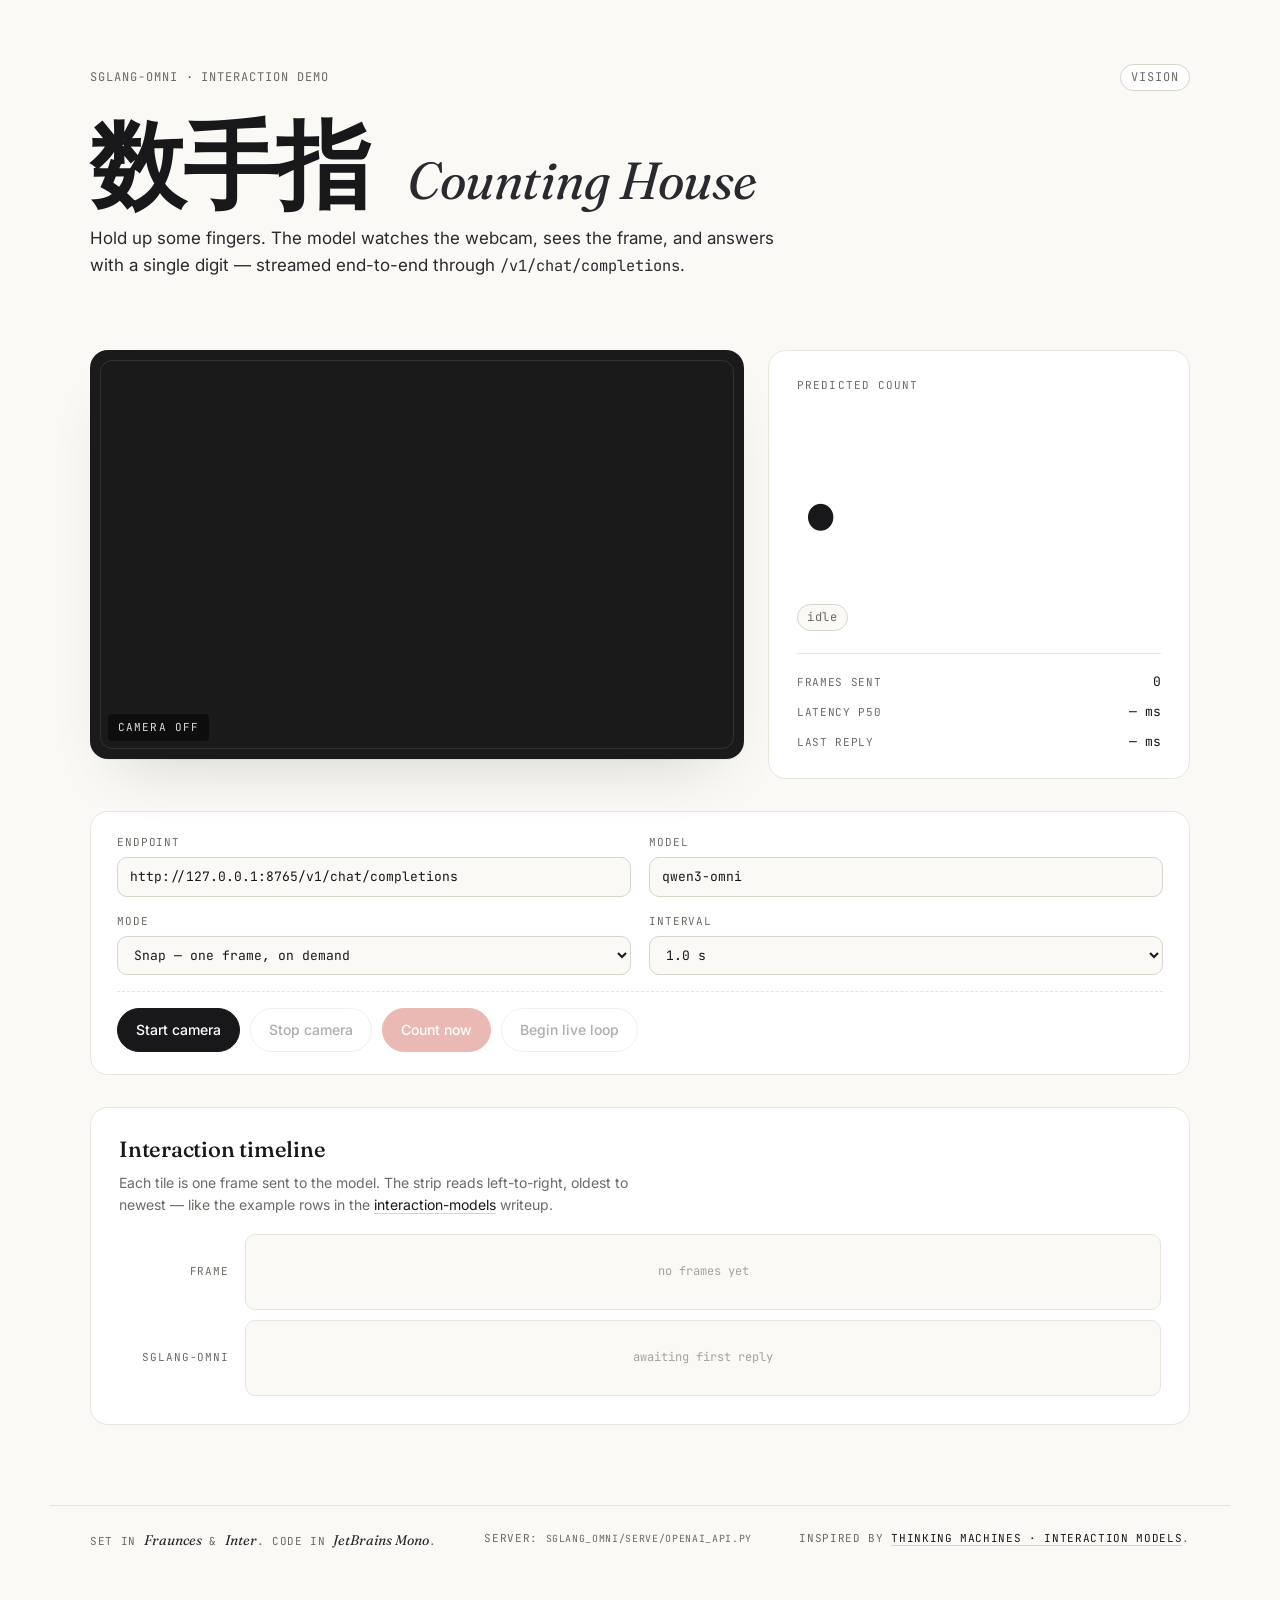
<file: playground/web/fingers/index.html>
<!DOCTYPE html>
<html lang="en">
<head>
  <meta charset="UTF-8" />
  <meta name="viewport" content="width=device-width, initial-scale=1.0" />
  <title>Counting House — sglang-omni vision demo</title>

  <link rel="preconnect" href="https://fonts.googleapis.com" />
  <link rel="preconnect" href="https://fonts.gstatic.com" crossorigin />
  <link rel="stylesheet" href="https://fonts.googleapis.com/css2?family=Fraunces:opsz,wght,SOFT@9..144,300..900,0..100&family=Inter:wght@400;500;600&family=JetBrains+Mono:wght@400;500&display=swap" />

  <link rel="stylesheet" href="styles.css" />
</head>
<body>

  <!-- ─────────────  HEADER  ───────────── -->
  <header class="hd">
    <div class="hd-row">
      <span class="hd-eyebrow">sglang-omni · interaction demo</span>
      <span class="hd-tag">vision</span>
    </div>
    <h1 class="hd-title">
      <span class="hd-title-zh">数手指</span>
      <span class="hd-title-en">Counting House</span>
    </h1>
    <p class="hd-tagline">
      Hold up some fingers. The model watches the webcam, sees the frame,
      and answers with a single digit — streamed end-to-end through
      <code>/v1/chat/completions</code>.
    </p>
  </header>

  <main class="main">

    <!-- ─────────────  STAGE: video + readout  ───────────── -->
    <section class="stage">
      <div class="stage-video">
        <video id="cam" autoplay playsinline muted></video>
        <canvas id="snap" hidden></canvas>
        <div class="stage-video-frame" aria-hidden="true"></div>
        <div class="stage-video-tape" id="tape">camera off</div>
      </div>

      <aside class="stage-readout">
        <div class="readout-label">predicted count</div>
        <div class="readout-digit" id="digit">·</div>
        <div class="readout-state" id="state">idle</div>

        <hr class="hr" />

        <div class="readout-stats">
          <div class="stat">
            <span class="stat-k">frames sent</span>
            <span class="stat-v" id="stat-frames">0</span>
          </div>
          <div class="stat">
            <span class="stat-k">latency p50</span>
            <span class="stat-v" id="stat-p50">— ms</span>
          </div>
          <div class="stat">
            <span class="stat-k">last reply</span>
            <span class="stat-v" id="stat-last">— ms</span>
          </div>
        </div>
      </aside>
    </section>

    <!-- ─────────────  CONTROLS  ───────────── -->
    <section class="controls">
      <div class="ctl-group">
        <label class="ctl">
          <span class="ctl-k">endpoint</span>
          <input id="server" type="text" value="http://127.0.0.1:8765/v1/chat/completions" />
        </label>
        <label class="ctl">
          <span class="ctl-k">model</span>
          <input id="model" type="text" value="qwen3-omni" />
        </label>
      </div>

      <div class="ctl-group">
        <label class="ctl">
          <span class="ctl-k">mode</span>
          <select id="mode">
            <option value="live">Live — capture every N seconds</option>
            <option value="snap" selected>Snap — one frame, on demand</option>
          </select>
        </label>
        <label class="ctl">
          <span class="ctl-k">interval</span>
          <select id="interval">
            <option value="600">0.6 s</option>
            <option value="1000" selected>1.0 s</option>
            <option value="1500">1.5 s</option>
            <option value="2500">2.5 s</option>
          </select>
        </label>
      </div>

      <div class="ctl-actions">
        <button id="cam-on" class="btn btn-primary">Start camera</button>
        <button id="cam-off" class="btn btn-ghost" disabled>Stop camera</button>
        <button id="count-once" class="btn btn-secondary" disabled>Count now</button>
        <button id="loop-toggle" class="btn btn-ghost" disabled>Begin live loop</button>
      </div>
    </section>

    <!-- ─────────────  INTERACTION TIMELINE  ───────────── -->
    <section class="timeline">
      <header class="tl-head">
        <h2 class="tl-title">Interaction timeline</h2>
        <p class="tl-tagline">
          Each tile is one frame sent to the model. The strip reads
          left-to-right, oldest to newest — like the example rows in the
          <a href="https://thinkingmachines.ai/blog/interaction-models/" target="_blank" rel="noopener">interaction-models</a> writeup.
        </p>
      </header>

      <div class="tl-rows">
        <div class="tl-row">
          <span class="tl-label">frame</span>
          <div class="tl-track tl-track-frames" id="track-frames">
            <span class="tl-empty">no frames yet</span>
          </div>
        </div>

        <div class="tl-row">
          <span class="tl-label">sglang-omni</span>
          <div class="tl-track tl-track-counts" id="track-counts">
            <span class="tl-empty">awaiting first reply</span>
          </div>
        </div>
      </div>
    </section>

  </main>

  <!-- ─────────────  FOOTER  ───────────── -->
  <footer class="ft">
    <div class="ft-line">
      <span>Set in <em>Fraunces</em> &amp; <em>Inter</em>. Code in <em>JetBrains&nbsp;Mono</em>.</span>
      <span>Server: <code>sglang_omni/serve/openai_api.py</code></span>
      <span>Inspired by <a href="https://thinkingmachines.ai/blog/interaction-models/" target="_blank" rel="noopener">Thinking Machines · interaction models</a>.</span>
    </div>
  </footer>

  <script src="app.js"></script>
</body>
</html>
</file>
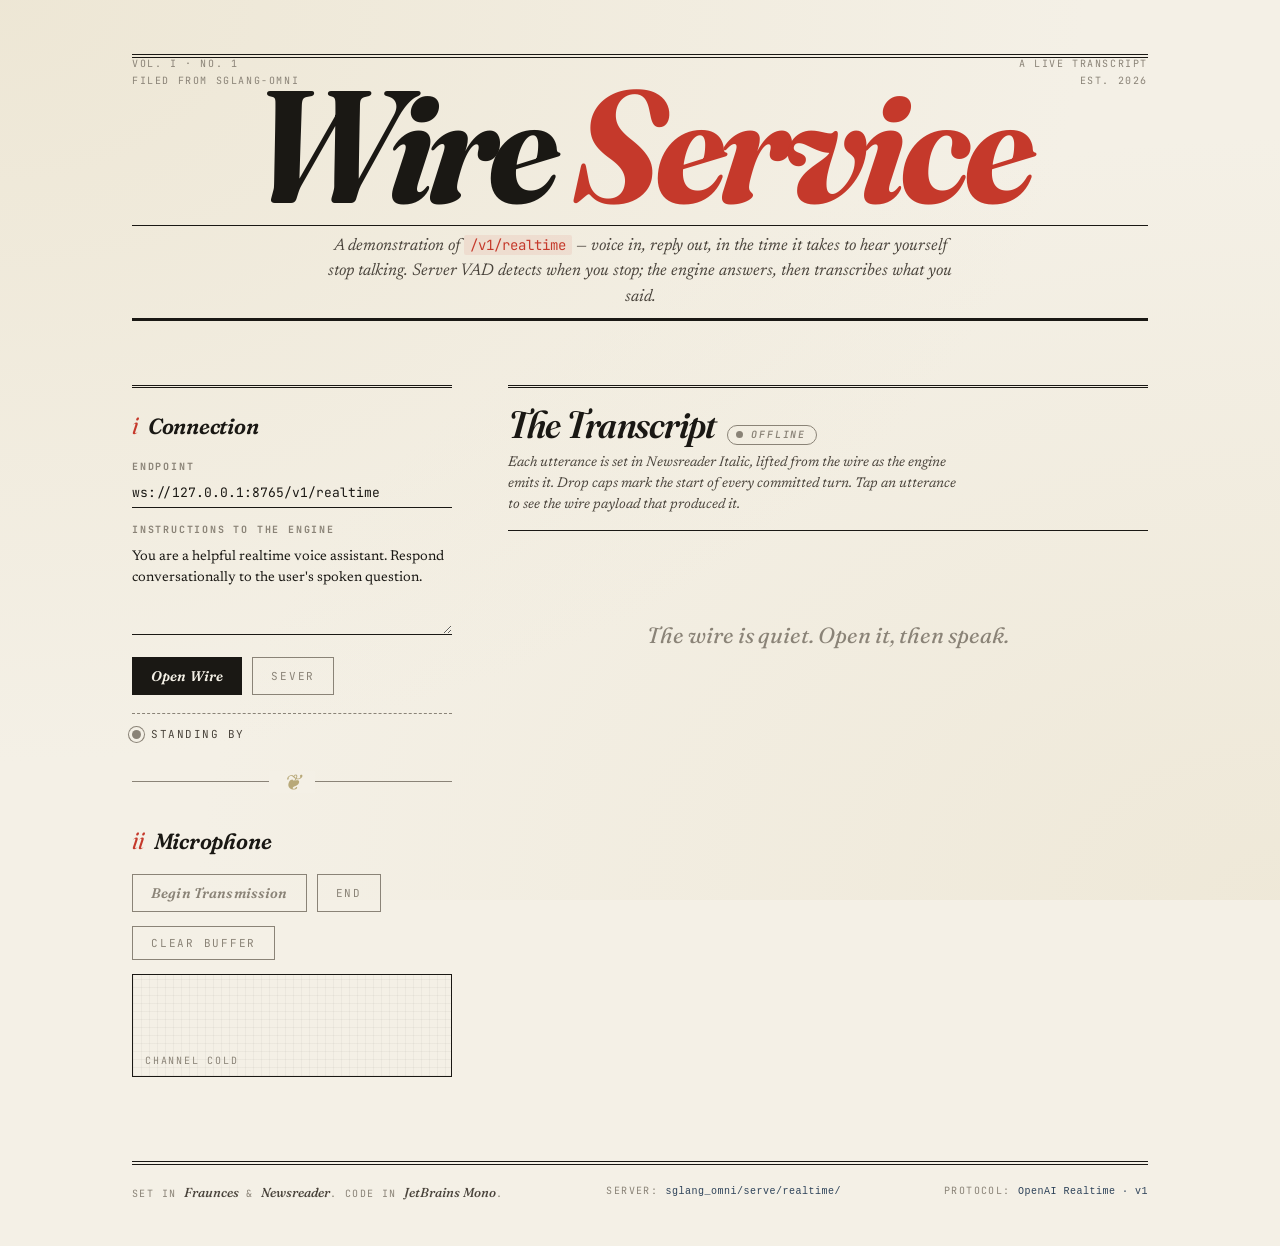
<file: playground/web/realtime/index.html>
<!DOCTYPE html>
<html lang="en">
<head>
  <meta charset="UTF-8" />
  <meta name="viewport" content="width=device-width, initial-scale=1.0" />
  <title>WIRE SERVICE — sglang-omni /v1/realtime</title>

  <link rel="preconnect" href="https://fonts.googleapis.com" />
  <link rel="preconnect" href="https://fonts.gstatic.com" crossorigin />
  <link rel="stylesheet" href="https://fonts.googleapis.com/css2?family=Fraunces:opsz,wght,SOFT@9..144,300..900,0..100&family=Newsreader:opsz,wght@6..72,400..700&family=JetBrains+Mono:wght@400;700&display=swap" />

  <link rel="stylesheet" href="styles.css" />
</head>
<body>

  <!-- ─────────────────────  MASTHEAD  ───────────────────── -->
  <header class="masthead">
    <div class="masthead-meta-left">
      <span class="meta-line">VOL. I · No. 1</span>
      <span class="meta-line">FILED FROM sglang-omni</span>
    </div>
    <div class="masthead-meta-right">
      <span class="meta-line">A LIVE TRANSCRIPT</span>
      <span class="meta-line">EST. 2026</span>
    </div>

    <hr class="rule rule-double" />

    <h1 class="masthead-title">
      <span class="title-word title-word-1">Wire</span>
      <span class="title-word title-word-2">Service</span>
    </h1>

    <hr class="rule rule-thin" />

    <p class="masthead-tagline">
      A demonstration of <code>/v1/realtime</code> — voice in, reply out, in the time it takes to hear yourself stop talking. Server VAD detects when you stop; the engine answers, then transcribes what you said.
    </p>

    <hr class="rule rule-thick" />
  </header>

  <main class="layout">

    <!-- ─────────────────────  CONTROL DESK (LEFT RAIL)  ───────────────────── -->
    <aside class="controls">

      <section class="control-section">
        <h2 class="section-head">
          <span class="section-num">i</span>
          <span class="section-name">Connection</span>
        </h2>

        <label class="field">
          <span class="field-label">Endpoint</span>
          <input id="ws-url" type="text" value="ws://127.0.0.1:8765/v1/realtime" />
        </label>

        <label class="field">
          <span class="field-label">Instructions to the Engine</span>
          <textarea id="instructions" rows="4">You are a helpful realtime voice assistant. Respond conversationally to the user's spoken question.</textarea>
        </label>

        <div class="action-row">
          <button id="connect" class="btn btn-primary">Open Wire</button>
          <button id="disconnect" class="btn btn-ghost" disabled>Sever</button>
        </div>

        <div class="status-strip">
          <span class="status-dot" id="status-dot" aria-hidden="true"></span>
          <span class="status-label" id="status">Standing by</span>
        </div>
      </section>

      <hr class="rule rule-fleuron" data-fleuron="❦" />

      <section class="control-section">
        <h2 class="section-head">
          <span class="section-num">ii</span>
          <span class="section-name">Microphone</span>
        </h2>

        <div class="action-row">
          <button id="mic-start" class="btn btn-primary" disabled>Begin Transmission</button>
          <button id="mic-stop" class="btn btn-ghost" disabled>End</button>
        </div>

        <div class="action-row action-row-secondary">
          <button id="clear-buffer" class="btn btn-ghost" disabled>Clear buffer</button>
        </div>

        <div class="oscilloscope-frame">
          <canvas id="oscilloscope" width="320" height="64" aria-label="Microphone waveform"></canvas>
          <span class="oscilloscope-caption" id="mic-status">Channel cold</span>
        </div>
      </section>

    </aside>


    <!-- ─────────────────────  TRANSCRIPT  (HERO COLUMN) ───────────────────── -->
    <article class="transcripts">

      <header class="transcripts-head">
        <h2 class="transcripts-title">
          <span class="transcripts-label">The Transcript</span>
          <span class="live-pill" id="live-pill">
            <span class="live-dot"></span>
            <span class="live-text">OFFLINE</span>
          </span>
        </h2>
        <p class="transcripts-tagline">
          Each utterance is set in <em>Newsreader Italic</em>, lifted from the wire as the engine emits it. Drop caps mark the start of every committed turn. Tap an utterance to see the wire payload that produced it.
        </p>
        <hr class="rule rule-thin" />
      </header>

      <div id="transcripts" class="utterance-stack">
        <p class="empty-state">
          The wire is quiet. Open it, then speak.
        </p>
      </div>

    </article>

  </main>


  <!-- ─────────────────────  COLOPHON  ───────────────────── -->
  <footer class="colophon">
    <hr class="rule rule-double" />
    <div class="colophon-content">
      <span>Set in <em>Fraunces</em> &amp; <em>Newsreader</em>. Code in <em>JetBrains Mono</em>.</span>
      <span>Server: <code>sglang_omni/serve/realtime/</code></span>
      <span>Protocol: <code>OpenAI Realtime · v1</code></span>
    </div>
  </footer>

  <script src="app.js"></script>
</body>
</html>
</file>
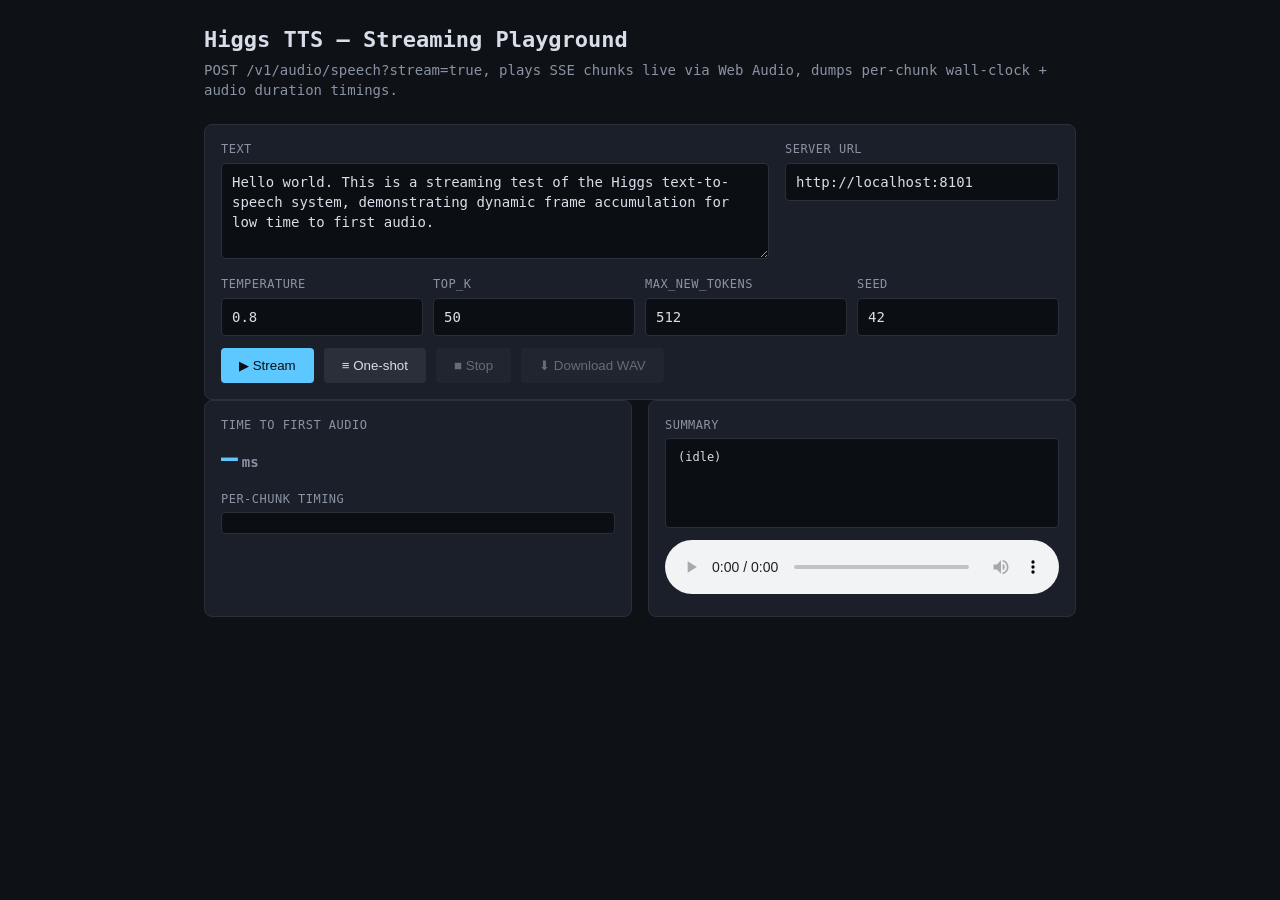
<file: _perf_bench/playground.html>
<!DOCTYPE html>
<html lang="en">
<head>
<meta charset="UTF-8">
<title>Higgs TTS — Streaming Playground</title>
<style>
  :root {
    --bg: #0e1116;
    --panel: #1a1f29;
    --border: #2a2f3a;
    --fg: #d8dee9;
    --muted: #8a93a3;
    --accent: #5cc8ff;
    --good: #98c379;
    --warn: #e5c07b;
  }
  * { box-sizing: border-box; }
  body {
    background: var(--bg);
    color: var(--fg);
    font: 14px/1.45 -apple-system, BlinkMacSystemFont, "SF Mono", "Menlo", monospace;
    margin: 0; padding: 24px;
    max-width: 920px; margin-left: auto; margin-right: auto;
  }
  h1 { margin: 0 0 4px; font-size: 22px; }
  .sub { color: var(--muted); margin: 0 0 24px; }
  .row { display: flex; gap: 16px; flex-wrap: wrap; margin-bottom: 12px; }
  .panel {
    background: var(--panel); border: 1px solid var(--border); border-radius: 8px;
    padding: 16px; flex: 1 1 0; min-width: 280px;
  }
  label { display: block; color: var(--muted); margin-bottom: 4px; font-size: 12px; text-transform: uppercase; letter-spacing: .04em; }
  input[type=text], input[type=number], textarea {
    background: #0b0e13; color: var(--fg); border: 1px solid var(--border);
    border-radius: 4px; padding: 8px 10px; font: inherit; width: 100%;
  }
  textarea { min-height: 96px; resize: vertical; }
  .num-grid { display: grid; grid-template-columns: repeat(4, 1fr); gap: 10px; }
  .btn-row { display: flex; gap: 10px; margin-top: 12px; }
  button {
    background: var(--accent); color: #0b0e13; border: 0;
    padding: 10px 18px; font: 600 14px/1 inherit; border-radius: 4px;
    cursor: pointer;
  }
  button.secondary { background: #2a2f3a; color: var(--fg); }
  button:disabled { opacity: .4; cursor: not-allowed; }
  .stats {
    background: #0b0e13; border: 1px solid var(--border); border-radius: 4px;
    padding: 10px 12px; font-family: "SF Mono", monospace; font-size: 12px;
    white-space: pre-wrap; overflow: auto; min-height: 90px; max-height: 240px;
  }
  .chunks {
    display: flex; flex-direction: column; gap: 4px;
    background: #0b0e13; border: 1px solid var(--border); border-radius: 4px;
    padding: 10px 12px; font-family: "SF Mono", monospace; font-size: 12px;
    max-height: 240px; overflow-y: auto;
  }
  .chunk { display: flex; gap: 14px; }
  .chunk .idx { color: var(--muted); width: 32px; text-align: right; }
  .chunk .audio { color: var(--good); width: 80px; text-align: right; }
  .chunk .wall { color: var(--accent); width: 80px; text-align: right; }
  .chunk .gap { color: var(--warn); width: 70px; text-align: right; }
  .chunk .total { color: var(--fg); }
  .pill {
    display: inline-block; padding: 2px 8px; border-radius: 999px;
    background: var(--accent); color: #0b0e13; font-weight: 700; font-size: 11px;
  }
  .ttfa { font-size: 28px; font-weight: 700; color: var(--accent); }
  .ttfa .unit { font-size: 14px; color: var(--muted); margin-left: 4px; }
  audio { width: 100%; margin-top: 12px; }
</style>
</head>
<body>
<h1>Higgs TTS — Streaming Playground</h1>
<p class="sub">POST <code>/v1/audio/speech?stream=true</code>, plays SSE chunks live via Web Audio, dumps per-chunk wall-clock + audio duration timings.</p>

<div class="panel">
  <div class="row">
    <div style="flex: 2 1 0;">
      <label>Text</label>
      <textarea id="text">Hello world. This is a streaming test of the Higgs text-to-speech system, demonstrating dynamic frame accumulation for low time to first audio.</textarea>
    </div>
    <div style="flex: 1 1 0;">
      <label>Server URL</label>
      <input type="text" id="url" value="http://localhost:8101">
    </div>
  </div>
  <div class="num-grid">
    <div><label>temperature</label><input type="number" id="temperature" step="0.05" value="0.8"></div>
    <div><label>top_k</label><input type="number" id="top_k" step="1" value="50"></div>
    <div><label>max_new_tokens</label><input type="number" id="max_new_tokens" step="32" value="512"></div>
    <div><label>seed</label><input type="number" id="seed" step="1" value="42"></div>
  </div>
  <div class="btn-row">
    <button id="go">▶ Stream</button>
    <button id="go-nonstream" class="secondary">≡ One-shot</button>
    <button id="stop" class="secondary" disabled>■ Stop</button>
    <button id="download" class="secondary" disabled>⬇ Download WAV</button>
  </div>
</div>

<div class="row">
  <div class="panel">
    <label>Time to first audio</label>
    <div class="ttfa"><span id="ttfa">—</span><span class="unit">ms</span></div>
    <label style="margin-top: 12px;">Per-chunk timing</label>
    <div class="chunks" id="chunks"></div>
  </div>
  <div class="panel">
    <label>Summary</label>
    <div class="stats" id="stats">(idle)</div>
    <audio id="audio" controls></audio>
  </div>
</div>

<script>
const $ = (id) => document.getElementById(id);
const els = {
  text: $("text"), url: $("url"),
  temperature: $("temperature"), top_k: $("top_k"),
  max_new_tokens: $("max_new_tokens"), seed: $("seed"),
  go: $("go"), goNon: $("go-nonstream"),
  stop: $("stop"), download: $("download"),
  ttfa: $("ttfa"), chunks: $("chunks"), stats: $("stats"),
  audio: $("audio"),
};

let abortCtrl = null;
let audioCtx = null;
let lastDownloadBlob = null;

function newAudioCtx() {
  // Defer construction until user gesture (otherwise Chrome blocks autoplay).
  if (audioCtx === null || audioCtx.state === "closed") {
    audioCtx = new (window.AudioContext || window.webkitAudioContext)({ sampleRate: 24000 });
  }
  return audioCtx;
}

function resetUi() {
  els.chunks.innerHTML = "";
  els.ttfa.textContent = "—";
  els.stats.textContent = "(running…)";
  els.download.disabled = true;
  lastDownloadBlob = null;
}

function logChunk(idx, audioMs, wallMs, totalAudioMs, gapMs) {
  const div = document.createElement("div");
  div.className = "chunk";
  div.innerHTML =
    `<span class="idx">#${idx}</span>` +
    `<span class="audio">+${audioMs.toFixed(0)} ms</span>` +
    `<span class="wall">@${wallMs.toFixed(0)} ms</span>` +
    `<span class="gap">${gapMs != null ? "+" + gapMs.toFixed(0) + " ms" : ""}</span>` +
    `<span class="total">total=${(totalAudioMs / 1000).toFixed(2)}s</span>`;
  els.chunks.appendChild(div);
}

function setStats(text) { els.stats.textContent = text; }

function buildPcmWav(samplesFloat32, sampleRate) {
  // Build a minimal mono 16-bit PCM WAV file in memory.
  const n = samplesFloat32.length;
  const buf = new ArrayBuffer(44 + n * 2);
  const dv = new DataView(buf);
  const ascii = (s, o) => { for (let i = 0; i < s.length; i++) dv.setUint8(o + i, s.charCodeAt(i)); };
  ascii("RIFF", 0); dv.setUint32(4, 36 + n * 2, true);
  ascii("WAVE", 8); ascii("fmt ", 12); dv.setUint32(16, 16, true);
  dv.setUint16(20, 1, true);     // PCM
  dv.setUint16(22, 1, true);     // mono
  dv.setUint32(24, sampleRate, true);
  dv.setUint32(28, sampleRate * 2, true);
  dv.setUint16(32, 2, true);     // block align
  dv.setUint16(34, 16, true);    // bits
  ascii("data", 36); dv.setUint32(40, n * 2, true);
  for (let i = 0; i < n; i++) {
    const s = Math.max(-1, Math.min(1, samplesFloat32[i]));
    dv.setInt16(44 + i * 2, s * 32767, true);
  }
  return new Blob([buf], { type: "audio/wav" });
}

async function go(stream) {
  if (abortCtrl) abortCtrl.abort();
  abortCtrl = new AbortController();
  els.go.disabled = true; els.goNon.disabled = true;
  els.stop.disabled = false;
  resetUi();
  const ctx = newAudioCtx();
  if (ctx.state === "suspended") await ctx.resume();

  const body = {
    input: els.text.value,
    stream: stream,
    response_format: "pcm",
    max_new_tokens: parseInt(els.max_new_tokens.value, 10),
    temperature: parseFloat(els.temperature.value),
    top_k: parseInt(els.top_k.value, 10),
    seed: parseInt(els.seed.value, 10),
  };

  const t0 = performance.now();
  let ttfa = null;
  let chunkIdx = 0;
  let totalSamples = 0;
  let lastChunkWall = null;
  let scheduleHead = ctx.currentTime + 0.05; // tiny lead so first chunk doesn't underrun
  let allSamples = [];
  let sampleRate = 24000;

  try {
    if (stream) {
      const r = await fetch(`${els.url.value}/v1/audio/speech`, {
        method: "POST",
        headers: { "Content-Type": "application/json" },
        body: JSON.stringify(body),
        signal: abortCtrl.signal,
      });
      if (!r.ok) throw new Error(`HTTP ${r.status}: ${await r.text()}`);

      const reader = r.body.getReader();
      const decoder = new TextDecoder("utf-8");
      let buf = "";
      while (true) {
        const { value, done } = await reader.read();
        if (done) break;
        buf += decoder.decode(value, { stream: true });
        let nl;
        while ((nl = buf.indexOf("\n\n")) >= 0) {
          const chunk = buf.slice(0, nl).trim();
          buf = buf.slice(nl + 2);
          if (!chunk.startsWith("data: ")) continue;
          const payload = chunk.slice("data: ".length).trim();
          if (payload === "[DONE]") continue;
          const msg = JSON.parse(payload);
          const audioObj = msg.audio;
          if (!audioObj || !audioObj.data) continue;
          sampleRate = audioObj.sample_rate || sampleRate;
          const bytes = Uint8Array.from(atob(audioObj.data), c => c.charCodeAt(0));
          const i16 = new Int16Array(bytes.buffer, bytes.byteOffset, bytes.byteLength / 2);
          const f32 = new Float32Array(i16.length);
          for (let i = 0; i < i16.length; i++) f32[i] = i16[i] / 32768;
          allSamples.push(f32);

          const audioBuf = ctx.createBuffer(1, f32.length, sampleRate);
          audioBuf.getChannelData(0).set(f32);
          const src = ctx.createBufferSource();
          src.buffer = audioBuf;
          src.connect(ctx.destination);
          const startAt = Math.max(scheduleHead, ctx.currentTime + 0.005);
          src.start(startAt);
          scheduleHead = startAt + audioBuf.duration;

          const nowMs = performance.now() - t0;
          const audioMs = (f32.length / sampleRate) * 1000;
          totalSamples += f32.length;
          if (ttfa === null) {
            ttfa = nowMs;
            els.ttfa.textContent = nowMs.toFixed(0);
          }
          const gap = lastChunkWall == null ? null : nowMs - lastChunkWall;
          lastChunkWall = nowMs;
          logChunk(chunkIdx++, audioMs, nowMs, (totalSamples / sampleRate) * 1000, gap);
        }
      }
    } else {
      const r = await fetch(`${els.url.value}/v1/audio/speech`, {
        method: "POST",
        headers: { "Content-Type": "application/json" },
        body: JSON.stringify({ ...body, stream: false, response_format: "wav" }),
        signal: abortCtrl.signal,
      });
      if (!r.ok) throw new Error(`HTTP ${r.status}: ${await r.text()}`);
      const wavBytes = await r.arrayBuffer();
      ttfa = performance.now() - t0;
      els.ttfa.textContent = ttfa.toFixed(0);
      const audioBuf = await ctx.decodeAudioData(wavBytes.slice(0));
      const src = ctx.createBufferSource();
      src.buffer = audioBuf;
      src.connect(ctx.destination);
      src.start();
      totalSamples = audioBuf.length;
      sampleRate = audioBuf.sampleRate;
      const f32 = audioBuf.getChannelData(0);
      allSamples.push(new Float32Array(f32));
      logChunk(0, audioBuf.duration * 1000, ttfa, audioBuf.duration * 1000, null);
    }
  } catch (e) {
    if (e.name === "AbortError") {
      setStats("(aborted)");
      return;
    }
    setStats(`ERROR: ${e.message}`);
    return;
  } finally {
    els.go.disabled = false; els.goNon.disabled = false;
    els.stop.disabled = true;
    abortCtrl = null;
  }

  const total = performance.now() - t0;
  const totalAudioSec = totalSamples / sampleRate;
  setStats(
    `mode:        ${stream ? "streaming (SSE)" : "one-shot WAV"}\n` +
    `chunks:      ${chunkIdx || 1}\n` +
    `total wall:  ${total.toFixed(0)} ms\n` +
    `total audio: ${totalAudioSec.toFixed(2)} s\n` +
    `RTF:         ${(total / 1000 / Math.max(totalAudioSec, 1e-6)).toFixed(3)}\n` +
    `TTFA:        ${(ttfa ?? 0).toFixed(0)} ms\n` +
    `sample_rate: ${sampleRate} Hz`
  );

  // Build a single WAV from the concatenated samples for the player + download.
  const flat = new Float32Array(totalSamples);
  let off = 0;
  for (const s of allSamples) { flat.set(s, off); off += s.length; }
  lastDownloadBlob = buildPcmWav(flat, sampleRate);
  els.audio.src = URL.createObjectURL(lastDownloadBlob);
  els.download.disabled = false;
}

els.go.addEventListener("click", () => go(true));
els.goNon.addEventListener("click", () => go(false));
els.stop.addEventListener("click", () => { if (abortCtrl) abortCtrl.abort(); });
els.download.addEventListener("click", () => {
  if (!lastDownloadBlob) return;
  const a = document.createElement("a");
  a.href = URL.createObjectURL(lastDownloadBlob);
  a.download = "higgs_tts.wav";
  a.click();
});
</script>
</body>
</html>
</file>
<file: playground/web/fingers/styles.css>
/* =========================================================
   COUNTING HOUSE — sglang-omni vision demo
   Aesthetic: warm off-white, generous whitespace, Fraunces
   display, Inter for UI, JetBrains Mono for code. Inspired
   by thinkingmachines.ai/blog/interaction-models.
   ========================================================= */

:root {
  --paper:        #faf9f5;
  --paper-2:      #ffffff;
  --ink:          #18171a;
  --ink-2:        #2a2a2e;
  --ink-mute:     #6b6b66;
  --ink-faint:    #a5a39a;
  --rule:         #e8e5dd;
  --rule-2:       #d8d4ca;
  --accent:       #c5392b;   /* vermilion */
  --accent-soft:  #f8e9e6;
  --ok:           #2f7a4a;
  --ok-soft:      #e5f1e9;

  --radius:       18px;
  --radius-sm:    10px;

  --font-sans:    "Inter", system-ui, -apple-system, "Segoe UI", sans-serif;
  --font-display: "Fraunces", "Times New Roman", serif;
  --font-mono:    "JetBrains Mono", ui-monospace, "SF Mono", monospace;
}

* { box-sizing: border-box; }

html, body {
  margin: 0;
  padding: 0;
  background: var(--paper);
  color: var(--ink);
  font-family: var(--font-sans);
  font-size: 15px;
  line-height: 1.55;
  -webkit-font-smoothing: antialiased;
  text-rendering: optimizeLegibility;
}

a {
  color: var(--ink);
  text-decoration: underline;
  text-decoration-color: var(--rule-2);
  text-underline-offset: 3px;
}
a:hover { text-decoration-color: var(--accent); color: var(--accent); }

code, .mono { font-family: var(--font-mono); font-size: 0.9em; }


/* =========================================================
   HEADER
   ========================================================= */

.hd {
  max-width: 1180px;
  margin: 0 auto;
  padding: 64px 40px 40px;
}

.hd-row {
  display: flex;
  justify-content: space-between;
  align-items: center;
  font-family: var(--font-mono);
  font-size: 12px;
  letter-spacing: 0.08em;
  text-transform: uppercase;
  color: var(--ink-mute);
}

.hd-eyebrow { }

.hd-tag {
  display: inline-block;
  padding: 3px 10px;
  border: 1px solid var(--rule-2);
  border-radius: 999px;
  background: var(--paper-2);
}

.hd-title {
  margin: 28px 0 14px;
  font-family: var(--font-display);
  font-weight: 500;
  font-size: clamp(48px, 7.4vw, 96px);
  line-height: 0.98;
  letter-spacing: -0.02em;
  display: flex;
  flex-wrap: wrap;
  align-items: baseline;
  gap: 0.4em;
}

.hd-title-zh {
  font-weight: 600;
  font-feature-settings: "ss01" 1;
}

.hd-title-en {
  font-style: italic;
  font-weight: 400;
  color: var(--ink-2);
  font-size: 0.55em;
  letter-spacing: -0.01em;
}

.hd-tagline {
  max-width: 64ch;
  font-size: 17px;
  line-height: 1.55;
  color: var(--ink-2);
  margin: 0;
}


/* =========================================================
   MAIN
   ========================================================= */

.main {
  max-width: 1180px;
  margin: 0 auto;
  padding: 8px 40px 80px;
}


/* =========================================================
   STAGE — webcam + readout
   ========================================================= */

.stage {
  display: grid;
  grid-template-columns: minmax(0, 1.55fr) minmax(0, 1fr);
  gap: 24px;
  margin: 24px 0 32px;
}

.stage-video {
  position: relative;
  background: #1a1a1a;
  border-radius: var(--radius);
  overflow: hidden;
  aspect-ratio: 16 / 10;
  box-shadow: 0 1px 0 rgba(0,0,0,0.04), 0 30px 60px -30px rgba(20,20,20,0.18);
}

.stage-video video {
  width: 100%;
  height: 100%;
  object-fit: cover;
  display: block;
  /* Mirror like a selfie camera — feels more natural for finger counting. */
  transform: scaleX(-1);
}

.stage-video-frame {
  position: absolute;
  inset: 10px;
  border-radius: calc(var(--radius) - 6px);
  border: 1px solid rgba(255,255,255,0.10);
  pointer-events: none;
}

.stage-video-tape {
  position: absolute;
  left: 18px;
  bottom: 18px;
  font-family: var(--font-mono);
  font-size: 11px;
  letter-spacing: 0.10em;
  text-transform: uppercase;
  color: rgba(255,255,255,0.85);
  background: rgba(0,0,0,0.45);
  padding: 5px 10px;
  border-radius: 4px;
  backdrop-filter: blur(6px);
}

.stage-video-tape.on::before {
  content: "";
  display: inline-block;
  width: 7px;
  height: 7px;
  border-radius: 50%;
  background: var(--accent);
  margin-right: 8px;
  vertical-align: 1px;
  animation: rec 1.2s ease-in-out infinite;
}

@keyframes rec {
  0%, 100% { opacity: 1; }
  50%      { opacity: 0.25; }
}


.stage-readout {
  background: var(--paper-2);
  border: 1px solid var(--rule);
  border-radius: var(--radius);
  padding: 26px 28px;
  display: flex;
  flex-direction: column;
  align-items: flex-start;
  min-height: 100%;
}

.readout-label {
  font-family: var(--font-mono);
  font-size: 11px;
  letter-spacing: 0.10em;
  text-transform: uppercase;
  color: var(--ink-mute);
}

.readout-digit {
  font-family: var(--font-display);
  font-weight: 500;
  font-size: clamp(120px, 16vw, 200px);
  line-height: 1;
  letter-spacing: -0.04em;
  color: var(--ink);
  margin: 4px 0 6px;
  transition: color 240ms ease;
  font-variant-numeric: tabular-nums;
}

.readout-digit.streaming { color: var(--accent); }
.readout-digit.done      { color: var(--ok); }

.readout-state {
  font-family: var(--font-mono);
  font-size: 12px;
  letter-spacing: 0.06em;
  text-transform: lowercase;
  color: var(--ink-mute);
  padding: 3px 9px;
  border: 1px solid var(--rule-2);
  border-radius: 999px;
  background: var(--paper);
}

.hr {
  width: 100%;
  border: 0;
  border-top: 1px solid var(--rule);
  margin: 22px 0 18px;
}

.readout-stats {
  width: 100%;
  display: flex;
  flex-direction: column;
  gap: 10px;
}

.stat {
  display: flex;
  justify-content: space-between;
  align-items: baseline;
  font-size: 13px;
}

.stat-k {
  color: var(--ink-mute);
  font-family: var(--font-mono);
  font-size: 11px;
  letter-spacing: 0.06em;
  text-transform: uppercase;
}

.stat-v {
  font-family: var(--font-mono);
  font-size: 13px;
  color: var(--ink);
  font-variant-numeric: tabular-nums;
}


/* =========================================================
   CONTROLS
   ========================================================= */

.controls {
  background: var(--paper-2);
  border: 1px solid var(--rule);
  border-radius: var(--radius);
  padding: 22px 26px;
  display: flex;
  flex-direction: column;
  gap: 16px;
  margin-bottom: 32px;
}

.ctl-group {
  display: grid;
  grid-template-columns: 1fr 1fr;
  gap: 18px;
}

.ctl {
  display: flex;
  flex-direction: column;
  gap: 6px;
}

.ctl-k {
  font-family: var(--font-mono);
  font-size: 11px;
  letter-spacing: 0.08em;
  text-transform: uppercase;
  color: var(--ink-mute);
}

.ctl input,
.ctl select {
  font: inherit;
  font-family: var(--font-mono);
  font-size: 13px;
  color: var(--ink);
  background: var(--paper);
  border: 1px solid var(--rule-2);
  border-radius: var(--radius-sm);
  padding: 9px 12px;
  outline: none;
  transition: border-color 120ms ease, box-shadow 120ms ease;
}

.ctl input:focus,
.ctl select:focus {
  border-color: var(--ink);
  box-shadow: 0 0 0 3px rgba(24,23,26,0.06);
}

.ctl-actions {
  display: flex;
  flex-wrap: wrap;
  gap: 10px;
  border-top: 1px dashed var(--rule);
  padding-top: 16px;
}

.btn {
  font: inherit;
  font-weight: 500;
  font-size: 14px;
  padding: 10px 18px;
  border-radius: 999px;
  border: 1px solid var(--ink);
  background: var(--ink);
  color: var(--paper-2);
  cursor: pointer;
  transition: background 120ms ease, color 120ms ease, border-color 120ms ease,
              opacity 120ms ease, transform 120ms ease;
}

.btn:hover  { transform: translateY(-1px); }
.btn:active { transform: translateY(0); }

.btn:disabled {
  opacity: 0.35;
  cursor: not-allowed;
  transform: none;
}

.btn-primary {
  background: var(--ink);
  color: var(--paper-2);
}
.btn-primary:hover:not(:disabled) {
  background: var(--accent);
  border-color: var(--accent);
}

.btn-secondary {
  background: var(--accent);
  border-color: var(--accent);
  color: var(--paper-2);
}
.btn-secondary:hover:not(:disabled) {
  background: #a82e22;
  border-color: #a82e22;
}

.btn-ghost {
  background: transparent;
  color: var(--ink);
  border-color: var(--rule-2);
}
.btn-ghost:hover:not(:disabled) {
  border-color: var(--ink);
  background: var(--paper);
}


/* =========================================================
   TIMELINE
   ========================================================= */

.timeline {
  background: var(--paper-2);
  border: 1px solid var(--rule);
  border-radius: var(--radius);
  padding: 24px 28px 28px;
}

.tl-head {
  margin-bottom: 18px;
}

.tl-title {
  margin: 0 0 6px;
  font-family: var(--font-display);
  font-weight: 500;
  font-size: 22px;
  letter-spacing: -0.01em;
}

.tl-tagline {
  margin: 0;
  font-size: 14px;
  color: var(--ink-mute);
  max-width: 62ch;
}

.tl-rows {
  display: flex;
  flex-direction: column;
  gap: 10px;
  margin-top: 14px;
}

.tl-row {
  display: grid;
  grid-template-columns: 110px 1fr;
  align-items: center;
  gap: 16px;
}

.tl-label {
  font-family: var(--font-mono);
  font-size: 11px;
  letter-spacing: 0.08em;
  text-transform: uppercase;
  color: var(--ink-mute);
  text-align: right;
}

.tl-track {
  position: relative;
  min-height: 76px;
  border: 1px solid var(--rule);
  border-radius: var(--radius-sm);
  background: var(--paper);
  padding: 10px;
  overflow-x: auto;
  overflow-y: hidden;
  scrollbar-width: thin;
  scrollbar-color: var(--rule-2) transparent;
  display: flex;
  gap: 8px;
  align-items: stretch;
}

.tl-track::-webkit-scrollbar { height: 6px; }
.tl-track::-webkit-scrollbar-thumb { background: var(--rule-2); border-radius: 999px; }

.tl-empty {
  position: absolute;
  inset: 0;
  display: flex;
  align-items: center;
  justify-content: center;
  color: var(--ink-faint);
  font-family: var(--font-mono);
  font-size: 12px;
  pointer-events: none;
}

/* Frame thumbnails (top row) */
.tl-thumb {
  flex: 0 0 auto;
  width: 80px;
  height: 56px;
  border-radius: 6px;
  background-size: cover;
  background-position: center;
  background-color: var(--rule);
  border: 1px solid var(--rule-2);
  position: relative;
  /* Mirror to match the live video. */
  transform: scaleX(-1);
}

.tl-thumb::after {
  content: attr(data-idx);
  position: absolute;
  top: 4px;
  left: 4px;
  font-family: var(--font-mono);
  font-size: 9px;
  letter-spacing: 0.05em;
  color: #fff;
  background: rgba(0,0,0,0.45);
  padding: 1px 4px;
  border-radius: 3px;
  transform: scaleX(-1); /* un-mirror the badge */
}

/* Count tiles (bottom row) */
.tl-tile {
  flex: 0 0 auto;
  width: 80px;
  height: 56px;
  border-radius: 6px;
  background: var(--paper-2);
  border: 1px solid var(--rule-2);
  display: flex;
  flex-direction: column;
  align-items: center;
  justify-content: center;
  font-family: var(--font-display);
  font-weight: 500;
  font-size: 30px;
  line-height: 1;
  color: var(--ink);
  position: relative;
  font-variant-numeric: tabular-nums;
}

.tl-tile.streaming {
  background: var(--accent-soft);
  border-color: #f4cdc7;
  color: var(--accent);
}

.tl-tile.done {
  background: var(--ok-soft);
  border-color: #c9e2d2;
}

.tl-tile-meta {
  position: absolute;
  bottom: 4px;
  right: 6px;
  font-family: var(--font-mono);
  font-size: 9px;
  letter-spacing: 0.05em;
  color: var(--ink-mute);
}


/* =========================================================
   FOOTER
   ========================================================= */

.ft {
  max-width: 1180px;
  margin: 0 auto;
  padding: 24px 40px 64px;
  border-top: 1px solid var(--rule);
}

.ft-line {
  display: flex;
  justify-content: space-between;
  flex-wrap: wrap;
  gap: 12px;
  font-family: var(--font-mono);
  font-size: 11px;
  letter-spacing: 0.06em;
  text-transform: uppercase;
  color: var(--ink-mute);
}

.ft-line em {
  font-style: italic;
  font-family: var(--font-display);
  text-transform: none;
  letter-spacing: 0;
  font-size: 14px;
  color: var(--ink-2);
}


/* =========================================================
   RESPONSIVE
   ========================================================= */

@media (max-width: 920px) {
  .hd, .main, .ft { padding-left: 24px; padding-right: 24px; }

  .stage {
    grid-template-columns: 1fr;
  }

  .ctl-group {
    grid-template-columns: 1fr;
  }

  .tl-row {
    grid-template-columns: 80px 1fr;
    gap: 10px;
  }
}
</file>
<file: playground/web/realtime/styles.css>
/* ────────────────────────────────────────────────────────────────────
   WIRE SERVICE  ·  /v1/realtime demo
   Editorial broadsheet aesthetic. Cream paper, deep ink, expressive
   serif display, monospace for technical instruments.
   ──────────────────────────────────────────────────────────────────── */

:root {
  /* Colours — printer's palette, NOT screen-corporate. */
  --paper:        #f4f0e6;     /* warm cream */
  --paper-edge:   #e8dfc7;     /* sun-faded edge */
  --ink:          #1a1814;     /* deep ink, slightly warm */
  --ink-soft:     #4a443c;     /* mid-tone */
  --ink-faint:    #8a8377;     /* tertiary, captions */
  --vermilion:    #c5392b;     /* press red — used for LIVE / accents */
  --field-blue:   #2d4259;     /* old field-survey blue, secondary accent */
  --rule:         #1a1814;     /* match ink */
  --thread:       #b8a979;     /* warm thread for fleurons / pulls */

  /* Typography — distinctive, not Inter/Roboto. */
  --font-display: "Fraunces", "Cormorant Garamond", "Iowan Old Style", "Hoefler Text", Georgia, serif;
  --font-body:    "Newsreader", "Iowan Old Style", "Charter", Georgia, serif;
  --font-mono:    "JetBrains Mono", "IBM Plex Mono", "Menlo", "Courier New", monospace;

  /* Rhythm */
  --baseline:    24px;
  --col-gap:     56px;
  --pad:         32px;
}

* { box-sizing: border-box; }

html, body { margin: 0; padding: 0; }

body {
  background: var(--paper);
  color: var(--ink);
  font-family: var(--font-body);
  font-size: 16px;
  line-height: 1.5;
  font-feature-settings: "kern", "liga", "onum" 1;   /* old-style figures */
  /* Subtle paper grain via repeating SVG noise. */
  background-image:
    radial-gradient(ellipse at top left,    rgba(232,223,199,0.55), transparent 60%),
    radial-gradient(ellipse at bottom right, rgba(232,223,199,0.45), transparent 60%);
  background-attachment: fixed;
}

/* ─────────────────────────  RULES & ORNAMENTS  ───────────────────────── */

.rule {
  border: 0;
  margin: 12px 0;
  height: 0;
  background: transparent;
}
.rule-thick { border-top: 3px solid var(--rule); margin: 8px 0; }
.rule-thin  { border-top: 1px solid var(--rule); margin: 8px 0; }
.rule-double {
  border: 0;
  border-top: 1px solid var(--rule);
  border-bottom: 1px solid var(--rule);
  height: 4px;
  margin: 6px 0;
}
/* Centered fleuron with a hairline rule passing through — rendered with
   a single horizontal background gradient (the rule) and a centered
   serif glyph supplied via the data-fleuron attribute. */
.rule-fleuron {
  display: flex;
  align-items: center;
  justify-content: center;
  margin: 28px 0;
  height: 22px;
  border: 0;
  background-image: linear-gradient(
    to right,
    var(--ink-faint) 0,
    var(--ink-faint) 100%
  );
  background-repeat: no-repeat;
  background-position: 0 50%;
  background-size: 100% 1px;
}
.rule-fleuron::before {
  content: attr(data-fleuron);
  display: inline-block;
  padding: 0 14px;
  background: var(--paper);   /* mask the rule behind the glyph */
  font-family: var(--font-display);
  font-style: italic;
  font-size: 22px;
  color: var(--thread);
  font-feature-settings: "ss01";
  line-height: 1;
}


/* ─────────────────────────  MASTHEAD  ───────────────────── */

.masthead {
  max-width: 1080px;
  margin: 0 auto;
  padding: 48px var(--pad) 24px;
  position: relative;
  animation: fade-rise 720ms cubic-bezier(0.16, 1, 0.3, 1) both;
}

.masthead-meta-left,
.masthead-meta-right {
  position: absolute;
  top: 56px;
  display: flex;
  flex-direction: column;
  gap: 2px;
  font-family: var(--font-mono);
  font-size: 10px;
  letter-spacing: 0.16em;
  text-transform: uppercase;
  color: var(--ink-faint);
}
.masthead-meta-left  { left:  var(--pad); }
.masthead-meta-right { right: var(--pad); text-align: right; align-items: flex-end; }

.masthead-title {
  margin: 18px 0 4px;
  font-family: var(--font-display);
  font-variation-settings: "opsz" 144, "wght" 700, "SOFT" 30;
  font-size: clamp(64px, 13vw, 160px);
  line-height: 0.88;
  text-align: center;
  letter-spacing: -0.04em;
  font-style: italic;
}

.title-word {
  display: inline-block;
  animation: title-rise 900ms cubic-bezier(0.16, 1, 0.3, 1) both;
}
.title-word-1 { animation-delay: 100ms; }
.title-word-2 { animation-delay: 220ms; color: var(--vermilion); }

.masthead-tagline {
  text-align: center;
  font-family: var(--font-body);
  font-style: italic;
  font-size: 17px;
  color: var(--ink-soft);
  max-width: 640px;
  margin: 8px auto 0;
  animation: fade-rise 720ms cubic-bezier(0.16, 1, 0.3, 1) 380ms both;
}

.masthead-tagline code {
  font-family: var(--font-mono);
  font-style: normal;
  font-size: 14px;
  background: rgba(197, 57, 43, 0.08);
  padding: 1px 6px;
  border-radius: 2px;
  color: var(--vermilion);
}


/* ─────────────────────────  LAYOUT  ───────────────────── */

.layout {
  max-width: 1080px;
  margin: 0 auto;
  padding: 32px var(--pad) 0;
  display: grid;
  grid-template-columns: 320px 1fr;
  gap: var(--col-gap);
  animation: fade-rise 720ms cubic-bezier(0.16, 1, 0.3, 1) 480ms both;
}

@media (max-width: 880px) {
  .layout { grid-template-columns: 1fr; gap: 32px; }
  .masthead-meta-left, .masthead-meta-right { display: none; }
}


/* ─────────────────────────  CONTROL DESK  ───────────────────── */

.controls {
  border-top: 3px double var(--rule);
  padding-top: 18px;
}

.control-section { margin-bottom: 28px; }

.section-head {
  display: flex;
  align-items: baseline;
  gap: 10px;
  margin: 0 0 14px;
  font-family: var(--font-display);
  font-style: italic;
  font-size: 22px;
  font-weight: 600;
  font-variation-settings: "opsz" 36, "wght" 600, "SOFT" 50;
  letter-spacing: -0.01em;
}

.section-num {
  font-family: var(--font-display);
  font-style: italic;
  font-size: 26px;
  color: var(--vermilion);
  font-variation-settings: "opsz" 144, "wght" 400;
  font-feature-settings: "lnum";
}

.section-name { color: var(--ink); }

.field {
  display: block;
  margin-bottom: 14px;
}
.field-label {
  display: block;
  font-family: var(--font-mono);
  font-size: 10px;
  font-weight: 700;
  letter-spacing: 0.18em;
  text-transform: uppercase;
  color: var(--ink-faint);
  margin-bottom: 4px;
}

.field input,
.field textarea,
.field select {
  width: 100%;
  border: 0;
  border-bottom: 1px solid var(--ink);
  background: transparent;
  padding: 6px 0;
  font-family: var(--font-mono);
  font-size: 13px;
  color: var(--ink);
  border-radius: 0;
  outline: none;
  transition: border-color 200ms ease;
}
.field textarea {
  font-family: var(--font-body);
  font-size: 14px;
  line-height: 1.45;
  resize: vertical;
  min-height: 56px;
}
.field input:focus,
.field textarea:focus,
.field select:focus { border-bottom-color: var(--vermilion); }

.field select {
  appearance: none;
  -webkit-appearance: none;
  background-image:
    linear-gradient(45deg, transparent 50%, var(--ink) 50%),
    linear-gradient(135deg, var(--ink) 50%, transparent 50%);
  background-position:
    calc(100% - 12px) 14px,
    calc(100% - 7px)  14px;
  background-size: 5px 5px, 5px 5px;
  background-repeat: no-repeat;
  padding-right: 28px;
}


/* ─────────────────────────  BUTTONS  ───────────────────── */

.btn {
  display: inline-flex;
  align-items: center;
  justify-content: center;
  border: 1.5px solid var(--ink);
  background: transparent;
  color: var(--ink);
  padding: 9px 18px;
  font-family: var(--font-display);
  font-style: italic;
  font-size: 14px;
  font-weight: 600;
  letter-spacing: 0.01em;
  cursor: pointer;
  border-radius: 0;
  transition: background 180ms ease, color 180ms ease, transform 120ms ease;
}
.btn:hover:not(:disabled) {
  background: var(--ink);
  color: var(--paper);
}
.btn:active:not(:disabled) { transform: translateY(1px); }
.btn:disabled {
  border-color: var(--ink-faint);
  color: var(--ink-faint);
  cursor: not-allowed;
}

.btn-primary {
  background: var(--ink);
  color: var(--paper);
}
.btn-primary:hover:not(:disabled) {
  background: var(--vermilion);
  color: var(--paper);
  border-color: var(--vermilion);
}
.btn-primary:disabled { background: transparent; }

.btn-secondary {
  border-color: var(--vermilion);
  color: var(--vermilion);
}
.btn-secondary:hover:not(:disabled) {
  background: var(--vermilion);
  color: var(--paper);
}
.btn-secondary:disabled { border-color: var(--ink-faint); color: var(--ink-faint); }

.btn-ghost {
  border-color: var(--ink-faint);
  color: var(--ink-soft);
  font-style: normal;
  font-weight: 400;
  font-family: var(--font-mono);
  font-size: 11px;
  letter-spacing: 0.16em;
  text-transform: uppercase;
}
.btn-ghost:hover:not(:disabled) {
  background: var(--ink);
  border-color: var(--ink);
  color: var(--paper);
}

.btn-small { padding: 5px 12px; font-size: 10px; }

.action-row {
  display: flex;
  gap: 10px;
  margin: 14px 0;
}
.action-row-secondary { margin-top: 8px; }


/* ─────────────────────────  STATUS / LIVE PILL  ───────────────────── */

.status-strip {
  display: flex;
  align-items: center;
  gap: 10px;
  margin-top: 18px;
  padding-top: 12px;
  border-top: 1px dashed var(--ink-faint);
}
.status-dot {
  width: 9px; height: 9px;
  border-radius: 50%;
  background: var(--ink-faint);
  box-shadow: 0 0 0 3px var(--paper), 0 0 0 4px var(--ink-faint);
  transition: background 200ms ease, box-shadow 200ms ease;
}
.status-dot.connected { background: var(--vermilion); box-shadow: 0 0 0 3px var(--paper), 0 0 0 4px var(--vermilion); }
.status-dot.error     { background: var(--vermilion); animation: pulse-error 600ms ease infinite alternate; }

.status-label {
  font-family: var(--font-mono);
  font-size: 11px;
  letter-spacing: 0.14em;
  text-transform: uppercase;
  color: var(--ink-soft);
}

.live-pill {
  display: inline-flex;
  align-items: center;
  gap: 8px;
  padding: 4px 10px 4px 8px;
  border: 1.5px solid var(--ink-faint);
  border-radius: 999px;
  font-family: var(--font-mono);
  font-size: 10px;
  font-weight: 700;
  letter-spacing: 0.18em;
  color: var(--ink-faint);
  vertical-align: middle;
  margin-left: 12px;
  transition: color 200ms ease, border-color 200ms ease;
}
.live-pill .live-dot {
  width: 7px; height: 7px;
  border-radius: 50%;
  background: var(--ink-faint);
}
.live-pill.on {
  color: var(--vermilion);
  border-color: var(--vermilion);
}
.live-pill.on .live-dot {
  background: var(--vermilion);
  animation: pulse-live 1.4s ease-in-out infinite;
}


/* ─────────────────────────  OSCILLOSCOPE  ───────────────────── */

.oscilloscope-frame {
  margin-top: 14px;
  padding: 10px 12px 8px;
  border: 1px solid var(--ink);
  background:
    repeating-linear-gradient(
      0deg,
      rgba(26, 24, 20, 0.04) 0,
      rgba(26, 24, 20, 0.04) 1px,
      transparent 1px,
      transparent 8px
    ),
    repeating-linear-gradient(
      90deg,
      rgba(26, 24, 20, 0.04) 0,
      rgba(26, 24, 20, 0.04) 1px,
      transparent 1px,
      transparent 8px
    ),
    var(--paper);
  position: relative;
}

#oscilloscope {
  display: block;
  width: 100%;
  height: 64px;
}

.oscilloscope-caption {
  display: block;
  margin-top: 4px;
  font-family: var(--font-mono);
  font-size: 10px;
  letter-spacing: 0.18em;
  text-transform: uppercase;
  color: var(--ink-faint);
}


/* ─────────────────────────  TRANSCRIPTS  ───────────────────── */

.transcripts {
  border-top: 3px double var(--rule);
  padding-top: 18px;
}

.transcripts-head { margin-bottom: 18px; }

.transcripts-title {
  display: flex;
  align-items: baseline;
  margin: 0 0 8px;
  font-family: var(--font-display);
  font-variation-settings: "opsz" 144, "wght" 600, "SOFT" 30;
  font-style: italic;
  font-size: 38px;
  letter-spacing: -0.02em;
  line-height: 1;
}

.transcripts-label { color: var(--ink); }

.transcripts-tagline {
  margin: 6px 0 14px;
  font-family: var(--font-body);
  font-style: italic;
  font-size: 14px;
  color: var(--ink-soft);
  max-width: 56ch;
}
.transcripts-tagline code {
  font-family: var(--font-mono);
  font-style: normal;
  font-size: 12px;
  color: var(--vermilion);
}


/* ─────────────────────────  UTTERANCE CARD  ───────────────────── */

.utterance-stack {
  display: flex;
  flex-direction: column;
  gap: 24px;
}

.empty-state {
  font-family: var(--font-display);
  font-style: italic;
  font-size: 22px;
  color: var(--ink-faint);
  text-align: center;
  padding: 48px 0;
}

.utterance {
  position: relative;
  padding: 4px 0 18px 28px;
  border-left: 1px solid var(--ink-faint);
  animation: utter-rise 520ms cubic-bezier(0.16, 1, 0.3, 1) both;
}

.utterance[data-state="in-progress"] {
  border-left-color: var(--vermilion);
}
.utterance[data-state="in-progress"]::before {
  content: "";
  position: absolute;
  left: -2px;
  top: 0;
  bottom: 0;
  width: 3px;
  background: var(--vermilion);
  animation: pulse-stripe 1.4s ease-in-out infinite;
}

.utterance[data-state="failed"] {
  border-left-color: var(--ink-faint);
  opacity: 0.6;
}

.utterance-meta {
  display: flex;
  align-items: baseline;
  gap: 14px;
  font-family: var(--font-mono);
  font-size: 10px;
  letter-spacing: 0.16em;
  text-transform: uppercase;
  color: var(--ink-faint);
  margin-bottom: 6px;
}
.utterance-meta .serial {
  color: var(--vermilion);
  font-weight: 700;
}
.utterance-meta .state {
  margin-left: auto;
}

.utterance-body {
  margin: 0;
  font-family: var(--font-body);
  font-size: 21px;
  line-height: 1.4;
  color: var(--ink);
  font-style: italic;
  font-variation-settings: "opsz" 32;
  text-wrap: pretty;
}

/* Drop-cap disabled — keep transcript text uniform so the first letter
   isn't mis-cased. */


/* ─────────────────────────  COLOPHON  ───────────────────── */

.colophon {
  max-width: 1080px;
  margin: 56px auto 32px;
  padding: 0 var(--pad);
}
.colophon-content {
  display: flex;
  justify-content: space-between;
  flex-wrap: wrap;
  gap: 12px;
  font-family: var(--font-mono);
  font-size: 10px;
  letter-spacing: 0.14em;
  text-transform: uppercase;
  color: var(--ink-faint);
  padding: 12px 0;
}
.colophon-content em {
  font-family: var(--font-display);
  font-style: italic;
  font-weight: 500;
  letter-spacing: 0;
  text-transform: none;
  color: var(--ink-soft);
  font-size: 13px;
}
.colophon-content code {
  font-size: 10px;
  letter-spacing: 0.05em;
  text-transform: none;
  color: var(--field-blue);
  background: transparent;
  border: 0;
  padding: 0;
}


/* ─────────────────────────  ANIMATIONS  ───────────────────── */

@keyframes fade-rise {
  from { opacity: 0; transform: translateY(8px); }
  to   { opacity: 1; transform: translateY(0); }
}

@keyframes title-rise {
  from { opacity: 0; transform: translateY(20px) scale(0.97); }
  to   { opacity: 1; transform: translateY(0) scale(1); }
}

@keyframes utter-rise {
  from { opacity: 0; transform: translateY(6px); }
  to   { opacity: 1; transform: translateY(0); }
}

@keyframes pulse-live {
  0%, 100% { transform: scale(1);   opacity: 1;   }
  50%      { transform: scale(1.4); opacity: 0.55; }
}

@keyframes pulse-stripe {
  0%, 100% { opacity: 1;   }
  50%      { opacity: 0.4; }
}

@keyframes pulse-error {
  from { opacity: 0.4; }
  to   { opacity: 1;   }
}


/* Reduce motion respectfully. */
@media (prefers-reduced-motion: reduce) {
  *, *::before, *::after {
    animation-duration: 0ms !important;
    animation-delay: 0ms !important;
    transition-duration: 0ms !important;
  }
}
</file>
